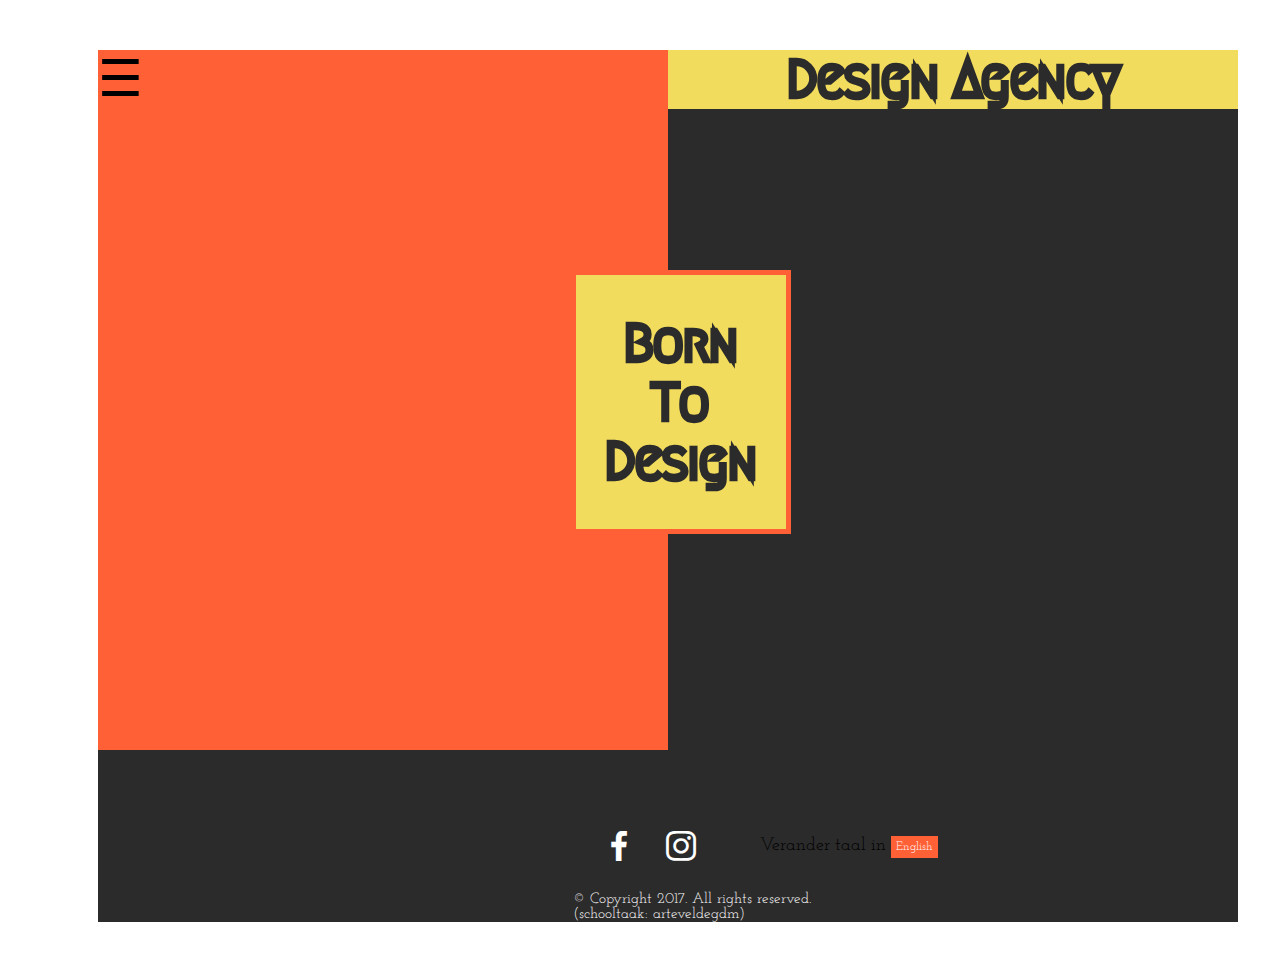
<file: index.html>
<!DOCTYPE html!>
<html>
<head>
	<meta charset="UTF-8">
	<title>homepagina</title>

	<link href="css/style.css" rel="stylesheet">
	<link href="css/grid2.css" rel="stylesheet">
	<link href= "css/typografie.css" rel="stylesheet">
	<script src="js/mijnjavascript.js"></script>

</head>
<body>
	<div class="wrapper">
    <div class="container">

        <div class="row">
            <div class="container_left">
                <div class="seven">
                </div>
        

                <!--navigatie -->
                
                <div id="mySidenav" class="navigatie">
			    <a  href="javascript: void(0)" class="closbtn" onclick="closeNav()" >&times;
			        </a>
				        <a class="active" class="navigation" href="index.html"> Home</a>
					    <a class="navigation" href="portfolio.html"> Portfolio</a>
					    <a class="navigation" href="diensten.html"> Diensten</a>
					    <a class="navigation" href="contact.html"> Contact</a>
					    <a class="navigation" href="overons.html"> Over Ons</a>
		    </div>

		<span style="font-size: 50px; cursor: pointer"
				onclick="openNav()" >&#9776; 
		</span>	
            </div>

            <div class="container_right">
                <div class="five"></div>
                <h1 class="header"> Design Agency</h1>
            </div>

                <div class="four">
                    <div class="slogan">
                        <h1 id="sloganhome"> Born <br> To <br> Design </h1>
                    </div>
                </div>
        </div>  <!-- sluit row -->

        <footer>
            <div class="row">
                <div class="offset-5">
                    <table>
                        <tr>
                        <td> <a  href="https://www.facebook.com/GrafischeendigitalemediaArteveldehogeschool/?fref=ts" target="_blank"> 
                                <i class="socicon-facebook "></i> 
                            </a>
                        </td>
                        <td> <a href="https://www.instagram.com/arteveldegdm/" target="_blank">
                            <i class="socicon-instagram" ></i> </a>
                        </td>
                        <td></td>
                        <td> Verander taal in <a href="../htmlENG/contact_eng.html" class="button"> English </a> 
                        </td>
                        </tr>
                    </table>
                </div> <!-- sluit div offset-5 -->
        </div>

            <div class="row"> 
                <div class="offset-5">
                    <font class="copyright">© Copyright 2017. All rights reserved. <br>
                                             (schooltaak: arteveldegdm)</font>
                </div>
            </div> <!-- sluit div row -->  
            </footer>           
    </div> <!-- sluit div container-->
	</div>
</body>
</html>
</file>
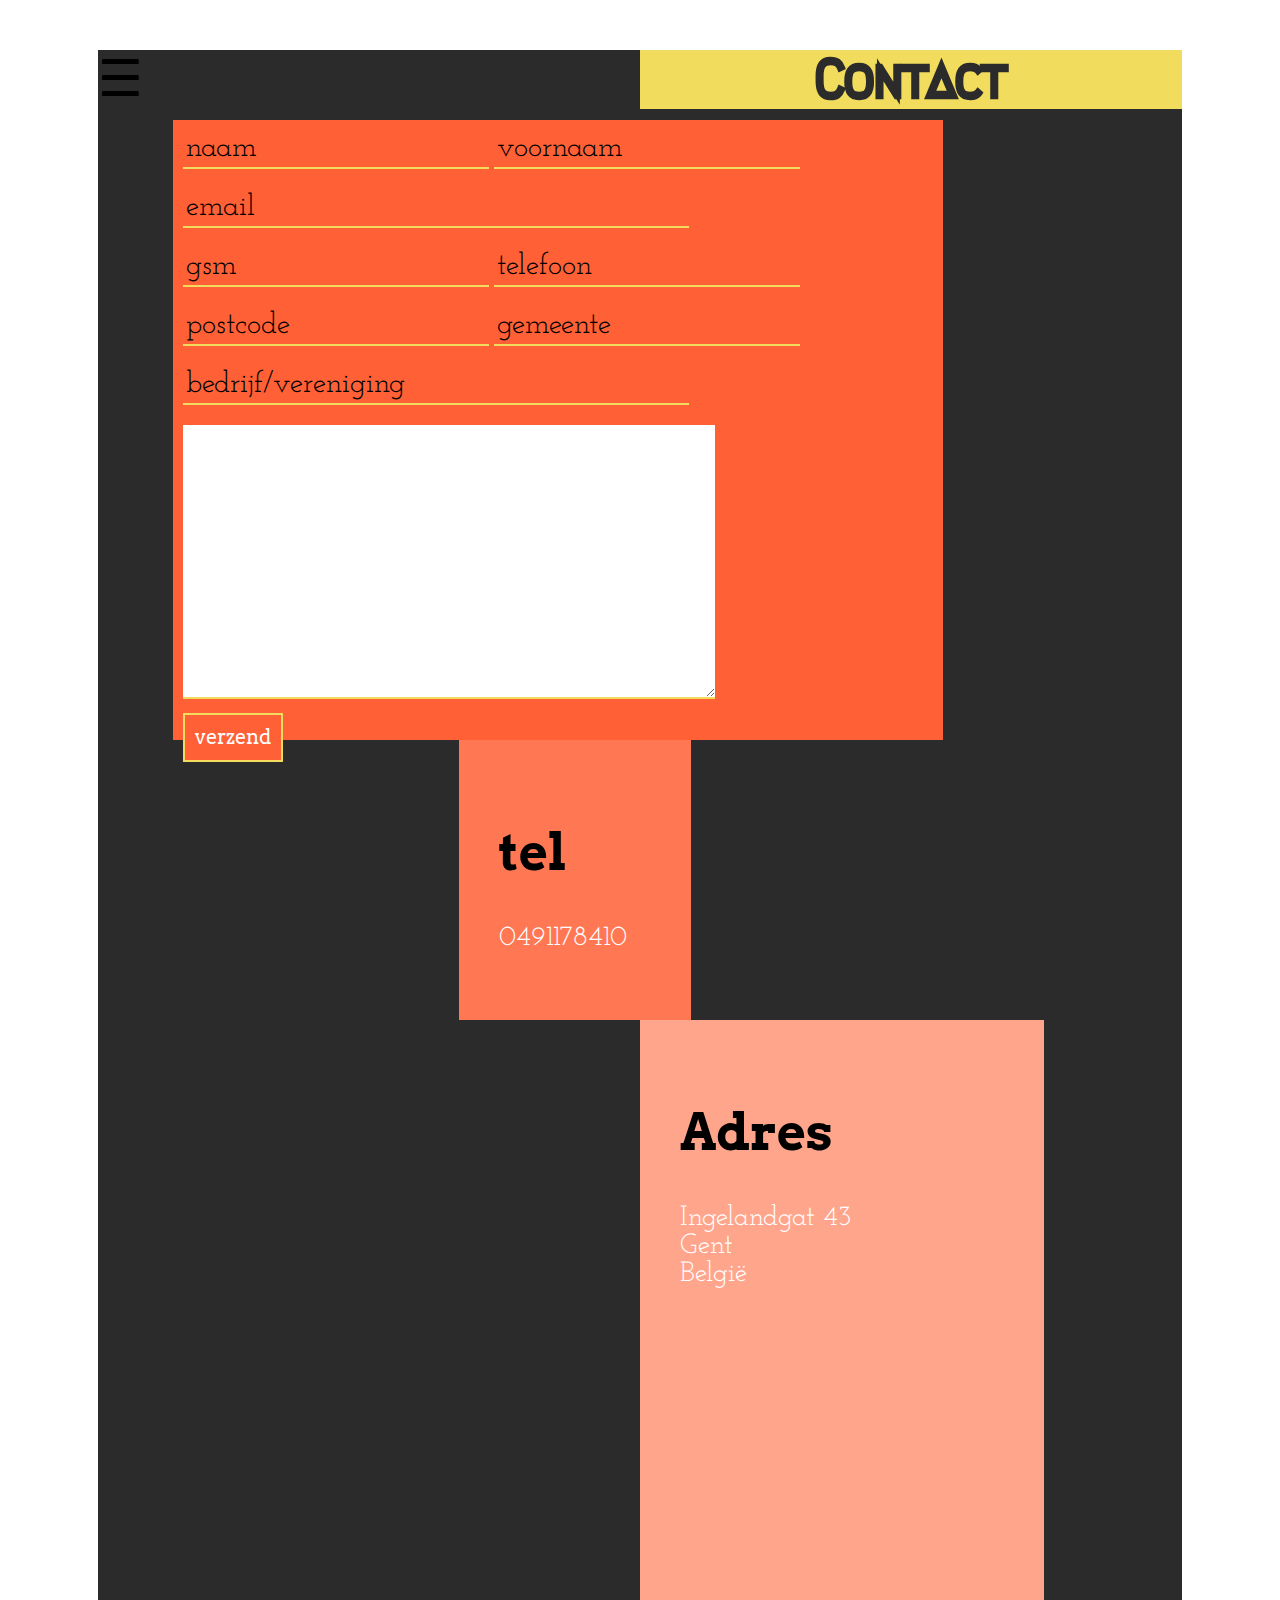
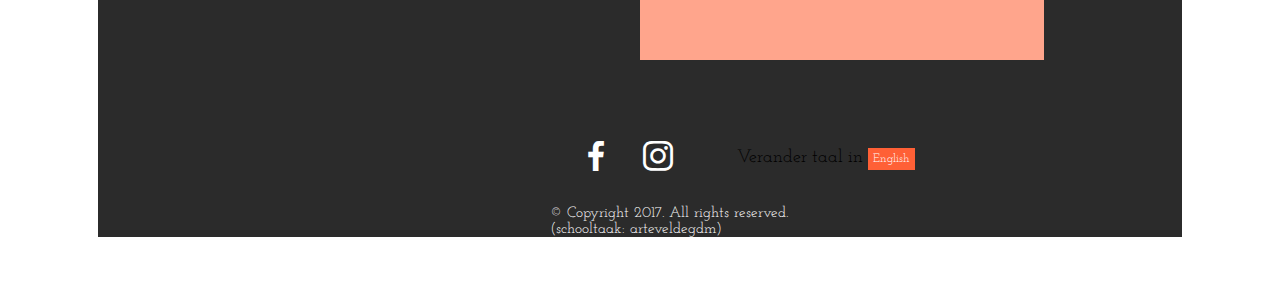
<file: contact.html>
<!DOCTYPE html>
<html lang="nl">
    <head>
        <title> Contact</title>
        <meta charset="UTF-8">
        <meta name="viewport" content="width=device-width, initial-scale=1">

        <link href="css/style.css" rel="stylesheet">
        <link href="css/grid2.css" rel="stylesheet">
        <link href="css/typografie.css" rel="stylesheet">
        <script src="js/mijnjavascript.js"></script>
    
    </head>

    <body>
        <div class="wrapper">
        <div class="container">

            <div class="row">
                <div class="container_left_kort">
                    <div class="seven"></div>

                    <div id="mySidenav" class="navigatie">
			            <a  href="javascript: void(0)" class="closbtn" onclick="closeNav()" >&times;
			            </a>
				            <a class="navigation" href="index.html"> Home</a>
					        <a class="navigation" href="portfolio.html"> Portfolio</a>
					        <a class="navigation" href="diensten.html"> Diensten</a>
					        <a class="active" class="navigation" href="contact.html"> Contact</a>
					        <a class="navigation" href="overons.html"> Over Ons</a>
		            </div>

		            <span style="font-size: 50px; cursor: pointer"
				    onclick="openNav()" >&#9776; 
		            </span>	
                </div>

                <div class="container_right_kort">
                    <div class="five"></div>
			        <h1 class="header">  Contact </h1>
		        </div> 
            </div> <!-- sluit row -->


            <!-- contactformulier -->
            <div class="row">
                <div class="ten">
                    <div class="offset-1">
                        <div class="contactformulier">
                            <div id="contact">
                                <input type="text"  class="field" placeholder="naam" required> <input type="text" class="field" placeholder="voornaam" required> <br>
                                <input type="email" class="fieldlang" placeholder="email" required> <br>
                                <input type="" class="field" placeholder="gsm"> <input type="text" class="field" placeholder="telefoon" required> <br>
                                <input type="postcode" class="field" placeholder="postcode" required> <input type="text" class="field" placeholder="gemeente" required> <br>
                                <input type="text" class="fieldlang" placeholder="bedrijf/vereniging" required> <br>
                                <textarea placeholder="waarmee kunnen we u helpen?" required> </textarea> <br>
                                <input id="buttonverzend" type="submit" value="verzend">
                            </div>
                        </div>
                    </div>
                </div>
            </div>
    <!-- einde formulier -->

            <div class="row">
                <div class="offset-4">
                    <div class="four">
                        <div class="telefoon">
                            <a name="tel"> <h2> tel </h2> </a>
                                <p> 0491178410</p>
                        </div>
                    </div>
                </div>
            </div> <!-- sluit row -->

            <div class="row">
                <div class="offset-6">
                    <div class="nine">
                        <div class="adres">
                            <a name="adres"><h2> Adres</h2> </a></h2>
                                <p> Ingelandgat 43 <br>
                                    Gent <br>
                                    België</p>

                            <div class="map">
                                <iframe
                                    width="400"
                                    height="300"
                                    frameborder="0" style="border:0"
                                    src="https://www.google.com/maps/embed/v1/place?key=AIzaSyC30whJxR16S3jgJmZxfSR1-MDEIwYBY2k
                                    &q=Ingelandgat+43,+Gent,+BE" allowfullscreen>
                                </iframe>
                            </div>
                        </div>
                    </div>
                </div>
            </div> <!-- sluit row -->

            <footer>
            <div class="row">
                <div class="offset-5">
                    <table>
                        <tr>
                        <td> <a  href="https://www.facebook.com/GrafischeendigitalemediaArteveldehogeschool/?fref=ts" target="_blank"> 
                                <i class="socicon-facebook "></i> 
                            </a>
                        </td>
                        <td> <a href="https://www.instagram.com/arteveldegdm/" target="_blank">
                            <i class="socicon-instagram" ></i> </a>
                        </td>
                        <td></td>
                        <td> Verander taal in <a href="../htmlENG/contact_eng.html" class="button"> English </a> 
                        </td>
                        </tr>
                    </table>
                </div> <!-- sluit div offset-5 -->
        </div>

            <div class="row"> 
                <div class="offset-5">
                    <font class="copyright">© Copyright 2017. All rights reserved. <br>
                                             (schooltaak: arteveldegdm)</font>
                </div>
            </div> <!-- sluit div row -->  
            </footer>           
    </div> <!-- sluit container -->
    </div>
</body>
</html>
</file>
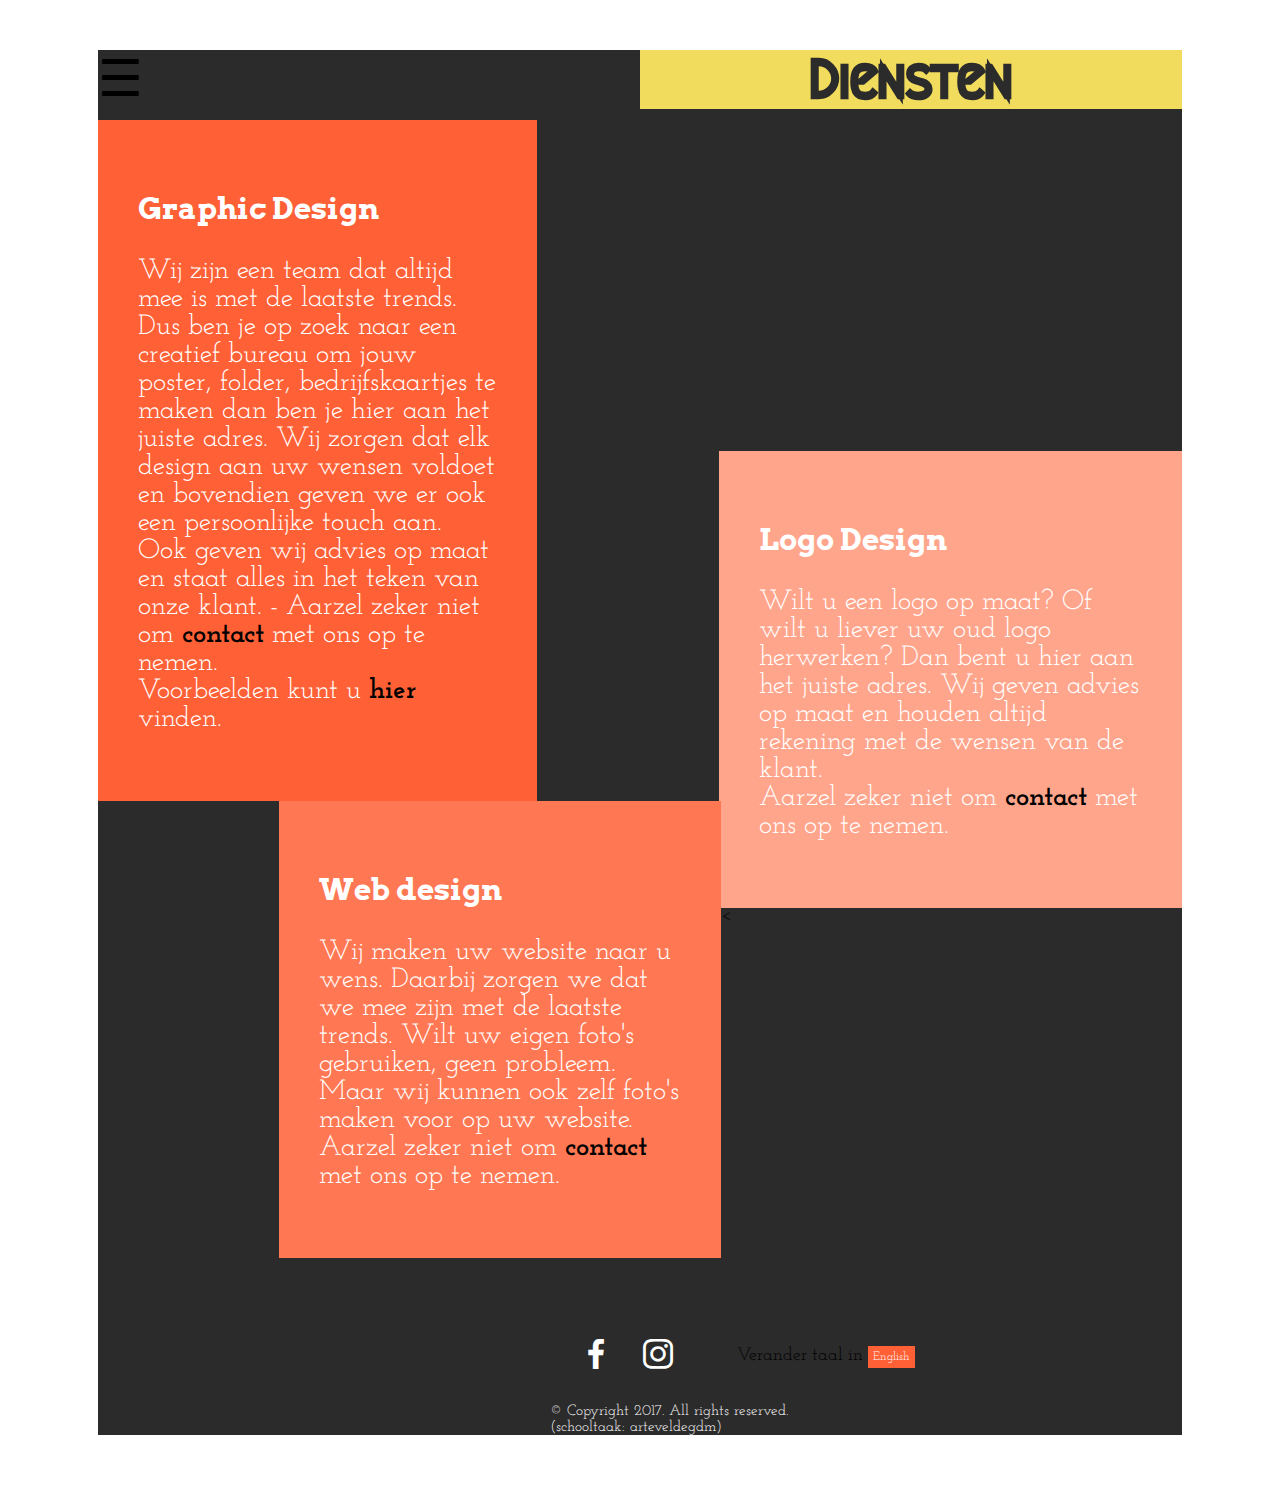
<file: diensten.html>
<!DOCTYPE html>
<html lang="nl">
    <head>
        <title> Diensten</title>
        <meta charset="UTF-8">
        <meta name="viewport" content="width=device-width, initial-scale=1">

        <link href="css/style.css" rel="stylesheet">
        <script src="js/mijnjavascript.js"></script>
        <link href="css/grid2.css" rel="stylesheet">
		<link href="css/typografie.css" rel="stylesheet">

    </head>
    <body>
        <div class="wrapper">
		<div class="container">

             <div class="row">
                <div class="container_left_kort">
                    <div class="seven"></div>

        	        <div id="mySidenav" class="navigatie" class="six">
				        <a  href="javascript: void(0)" class="closbtn" onclick="closeNav()" >&times; </a>
				            <a class="navigation" href="index.html"> Home</a>
					        <a class="navigation" href="portfolio.html"> Portfolio</a>
					        <a class="active" class="navigation" href="diensten.html"> Diensten</a>
					        <a class="navigation" href="contact.html"> Contact</a>
					        <a class="navigation" href="overons.html"> Over Ons</a>
			        </div>

			        <span style="font-size: 50px; cursor: pointer" class="spannavigation"
				    onclick="openNav()" >&#9776; 
			        </span>	
                </div>

        	<div class="container_right_kort">
                <div class="five"></div>
				<h1 class="header"> Diensten </h1>
			</div>
        </div>

            <div class="row">
                <div class="five">
                    <div class="boxdiensten">
                        <h3> Graphic Design</h3>
                        <p> Wij zijn een team dat altijd mee is met de laatste trends.  Dus ben je op zoek naar een creatief bureau om jouw poster, 
                         folder, bedrijfskaartjes te maken dan ben je hier aan het juiste adres. Wij zorgen dat elk design aan uw wensen voldoet
                         en bovendien geven we  er ook een persoonlijke touch aan.
                         Ook geven wij advies op maat en staat alles in het teken van onze klant. -
                         Aarzel zeker niet om <a href="contact.html"> <b> contact </b> </a> met ons op te nemen.<br>
                         Voorbeelden kunt u <a href="portfolio.html"> <b> hier </b></a>vinden.</p>
                    </div>
                </div>
            </div>

            <div class="row">
                <div class="offset-2">
                    <div class="six">
                    <div class="boxdiensten2">
                        <h3> Web design</h3>
                        <p> Wij maken uw website naar u wens. 
                        Daarbij zorgen we dat we mee zijn met de laatste trends. Wilt uw eigen foto's gebruiken, geen probleem.
                        Maar wij kunnen ook zelf foto's maken voor op uw website. 
                        Aarzel zeker niet om <a href="contact.html"> <b> contact </b> </a> met ons op te nemen.
                        </p>
                    </div>
                    </div>
                </div>
            </div>

            <div class="rowlogodesign">
                <div class="offset-7_diensten">
                    <div class="boxdiensten3">
                    <h3> Logo Design</h3>
                    <p> Wilt u een logo op maat? Of wilt u liever uw oud logo herwerken?
                    Dan bent u hier aan het juiste adres. 
                    Wij geven advies op maat en houden altijd rekening met de wensen van de klant.<br>
                    Aarzel zeker niet om <a href="contact.html"> <b> contact </b> </a> met ons op te nemen.
                    </p>
                    </div>
                </div>
            </div>


            <!--footer -->
		<footer>
            <<div class="row">
                <div class="offset-5">
                    <table>
                        <tr>
                        <td> <a  href="https://www.facebook.com/GrafischeendigitalemediaArteveldehogeschool/?fref=ts" target="_blank"> 
                                <i class="socicon-facebook "></i> 
                            </a>
                        </td>
                        <td> <a href="https://www.instagram.com/arteveldegdm/" target="_blank">
                            <i class="socicon-instagram" ></i> </a>
                        </td>
                        <td></td>
                        <td> Verander taal in <a href="../htmlENG/diensten_eng.html" class="button"> English </a> 
                        </td>
                        </tr>
                    </table>
                </div> <!-- sluit div offset-5 -->
        </div>

            <div class="row"> 
                <div class="offset-5">
                    <font class="copyright">© Copyright 2017. All rights reserved. <br>
                                             (schooltaak: arteveldegdm)</font>
                </div>
            </div> <!-- sluit div row -->  
            </footer>           

       
		</div> <!-- sluit container -->
        </div>
    </body>
</html>
</file>
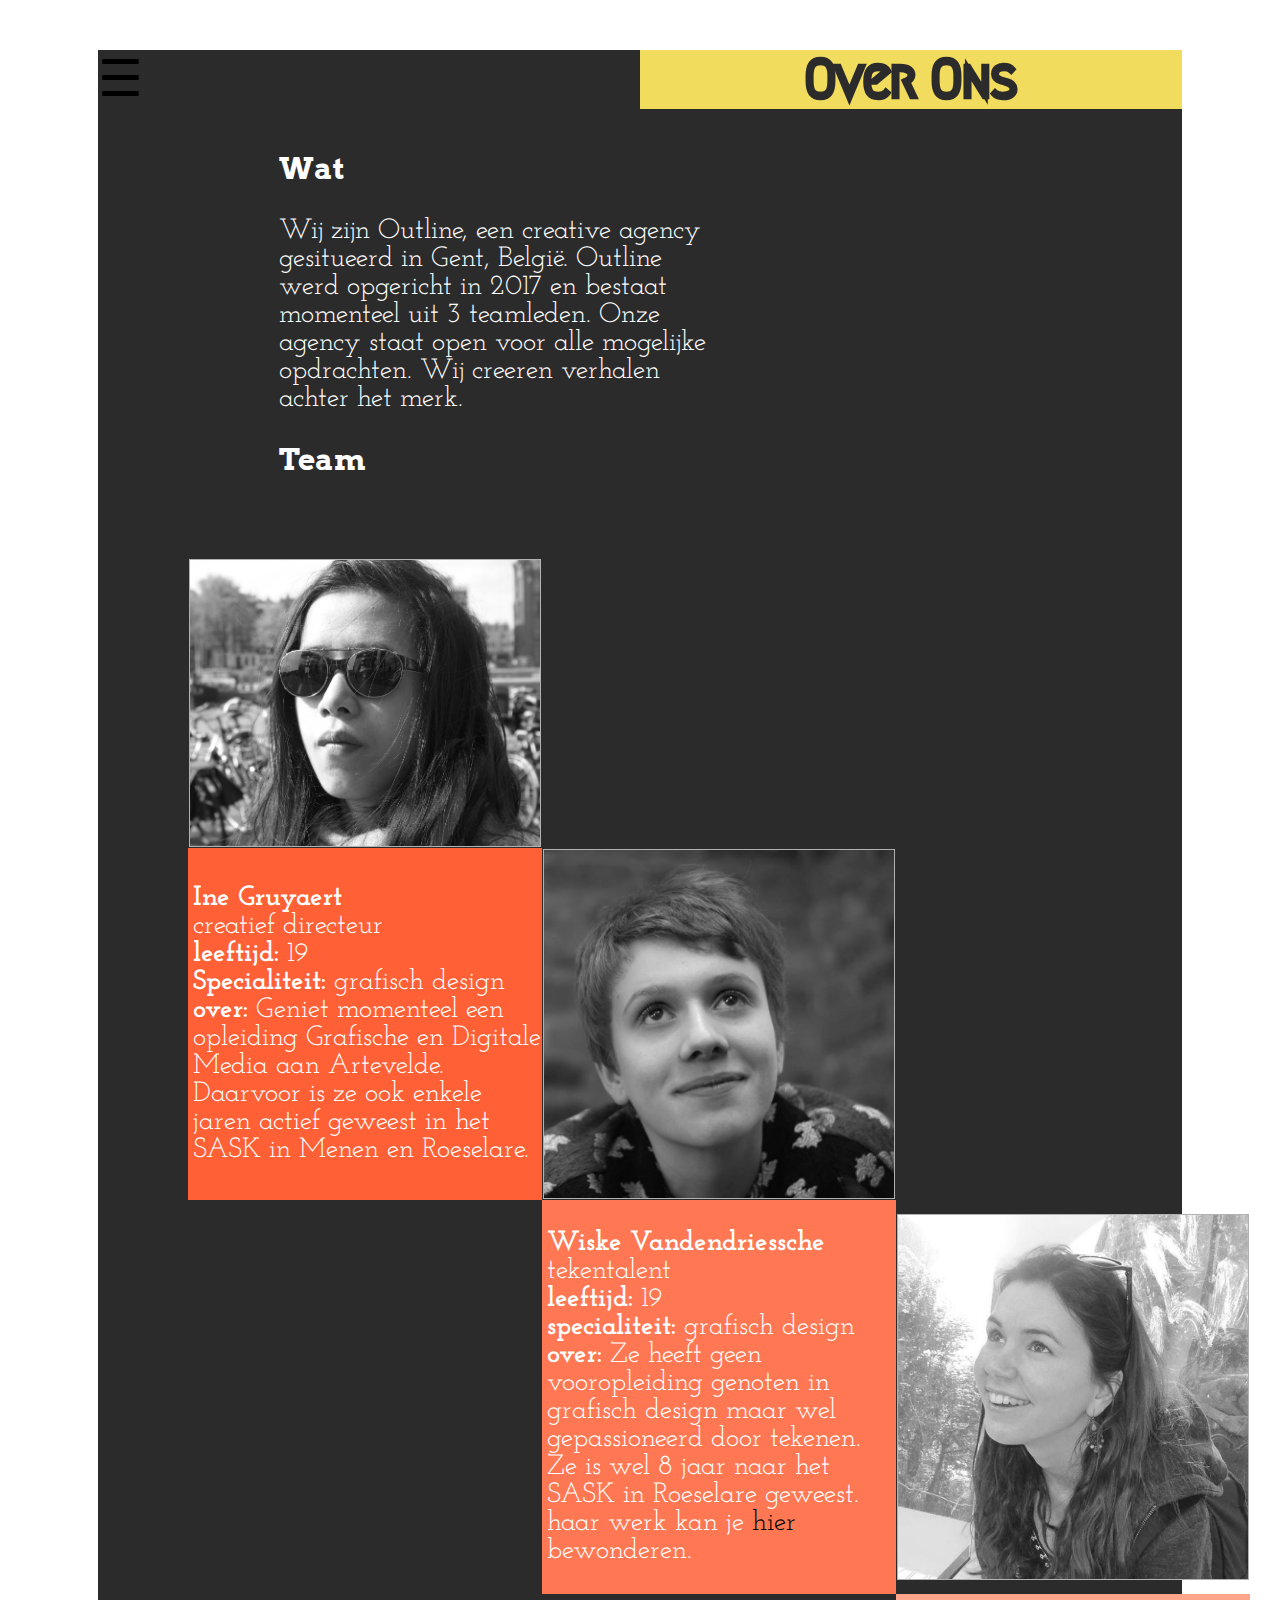
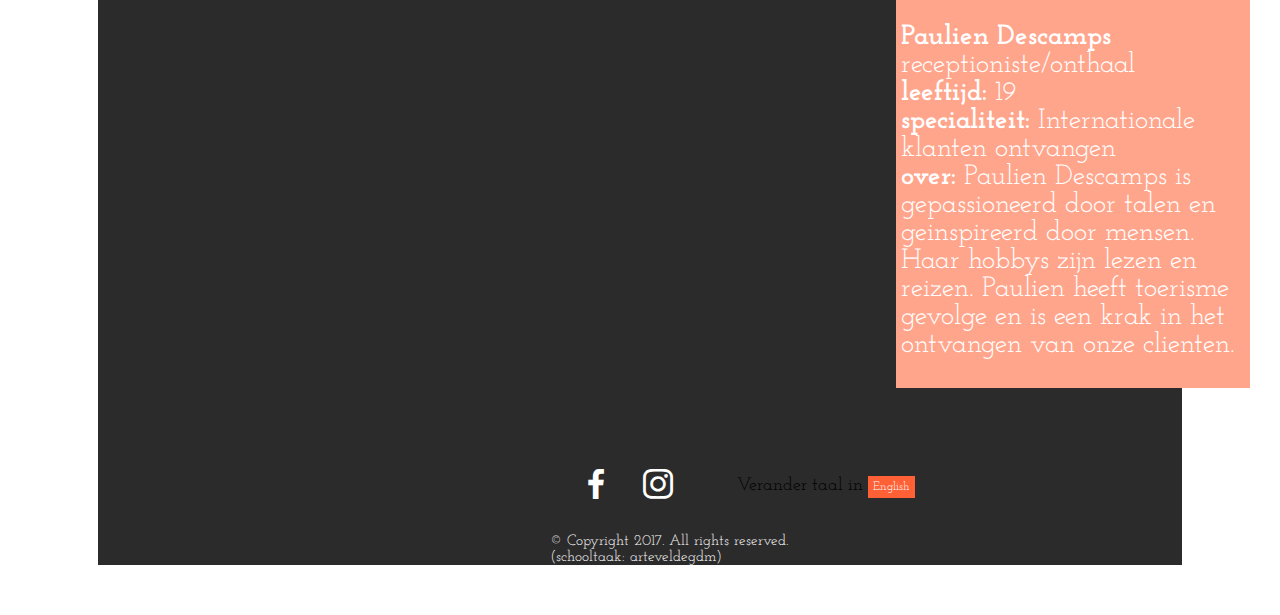
<file: overons.html>
<!DOCTYPE html>
<html lang="nl">
    <head>
        <title> Over Ons</title>
        <meta charset="UTF-8">
        <meta name="viewport" content="width=device-width, initial-scale=1">

        <link href="css/style.css" rel="stylesheet">
        <script src="js/mijnjavascript.js"></script>
        <link href="css/grid2.css" rel="stylesheet">
		<link href="css/typografie.css" rel="stylesheet">
        
				
    </head>
    <body>
        <div class="wrapper">
		<div class="container">

            <div class="row">
                <div class="container_left_kort"> 
                    <div class="seven"> </div>

       		        <div id="mySidenav" class="navigatie" class="six">
				        <a  href="javascript: void(0)" class="closbtn" onclick="closeNav()" >&times;
				        </a>
					    <a class="navigation" href="index.html"> Home</a>
					    <a class="navigation" href="portfolio.html"> Portfolio</a>
					    <a class="navigation" href="diensten.html"> Diensten</a>
					    <a class="navigation" href="contact.html"> Contact</a>
					    <a class="active" class="navigation" href="overons.html"> Over Ons</a>
			        </div>

			        <span style="font-size: 50px; cursor: pointer"
				    onclick="openNav()" >&#9776; 
			        </span>	
                </div>

        	    <div class="container_right_kort">
                    <div class="five"> </div>
				        <h1 class="header">Over Ons </h1>
			</div>

            <div class="row">
                <div class="offset-2">
                    <div class="six">
                    <h3> Wat </h3>
                    <p> Wij zijn Outline, een creative agency gesitueerd in Gent, België. Outline werd opgericht in 2017 en 
                        bestaat momenteel uit 3 teamleden. Onze agency staat open voor alle mogelijke opdrachten. 
                        Wij creeren verhalen achter het merk.
                    </p>
                    </div>
                </div>
            </div>

            <div class="row">
                <div class="offset-2">
            <h3> Team </h3>
            </div>

                <div class="row">
                    <div class="offset-1">
                    <table id="overons"> 
                        <tr>
                            <td> <img src="teamlid1.jpg" class="teamlid" alt="Ine Gruyaert"> </td>
                            <td> </td>
                            <td> </td>
                        </tr>
                        <tr>
                            <td class="boxteamlid1">
                                    <p><b>Ine Gruyaert</b><br>
                                    creatief directeur <br>
                                    <b>leeftijd:</b> 19 <br>
                                    <b>Specialiteit:</b> grafisch design  <br>
                                    <b>over: </b>Geniet momenteel een opleiding Grafische en Digitale Media aan Artevelde. Daarvoor is ze ook enkele jaren actief geweest in het SASK in Menen en Roeselare.
                                    </p> 
                                </div>
                            </td>
                            <td> <img src="teamlid2.jpg" class="teamlid" alt="Wiske Vandendriessche"> </td>
                            <td> </td>
                        </tr>
                        <tr>
                            <td></td>
                            <td class="boxteamlid2">
                                    <p><b>Wiske Vandendriessche</b><br>
                                     tekentalent<br>
                                    <b> leeftijd:</b> 19 <br>
                                    <b> specialiteit:</b> grafisch design <br>
                                    <b> over: </b> Ze heeft geen vooropleiding genoten in grafisch design maar wel gepassioneerd door tekenen. Ze is wel 8 jaar naar het SASK in Roeselare geweest.
                                    haar werk kan je <a href="https://www.instagram.com/thejewelledparrot/" target=_blank> hier </a> bewonderen.
                                    </p> 
                            </td>
                            <td> <img src="teamlid3.jpg" class="teamlid" alt="Paulien Descamps"> </td>
                        </tr>
                        <tr>
                            <td> </td>
                            <td> </td>
                            <td class="boxteamlid3">
                                    <p><b>Paulien Descamps</b><br>
                                    receptioniste/onthaal <br>
                                    <b> leeftijd: </b> 19 <br>
                                    <b>specialiteit: </b> Internationale klanten ontvangen <br>
                                    <b>over:</b> Paulien Descamps is gepassioneerd door talen en geinspireerd door mensen. Haar hobbys zijn lezen en reizen. Paulien heeft toerisme gevolge en is een krak in het ontvangen van onze clienten.
                                    </p> 
                            </td>
                        </tr>
                    </table>
                </div>
                </div>
            </div> <!-- sluit row -->
            
            <footer>
            <div class="row">
                <div class="offset-5">
                    <table>
                        <tr>
                        <td> <a  href="https://www.facebook.com/GrafischeendigitalemediaArteveldehogeschool/?fref=ts" target="_blank"> 
                                <i class="socicon-facebook "></i> 
                            </a>
                        </td>
                        <td> <a href="https://www.instagram.com/arteveldegdm/" target="_blank">
                            <i class="socicon-instagram" ></i> </a>
                        </td>
                        <td></td>
                        <td> Verander taal in <a href="../htmlENG/overons_eng.html" class="button"> English </a> 
                        </td>
                        </tr>
                    </table>
                </div> <!-- sluit div offset-5 -->
        </div>

            <div class="row"> 
                <div class="offset-5">
                    <font class="copyright">© Copyright 2017. All rights reserved. <br>
                                             (schooltaak: arteveldegdm)</font>
                </div>
            </div> <!-- sluit div row -->  
            </footer>           
		
      </div> <!-- sluit container -->
      </div>
    </body>
</html>
</file>
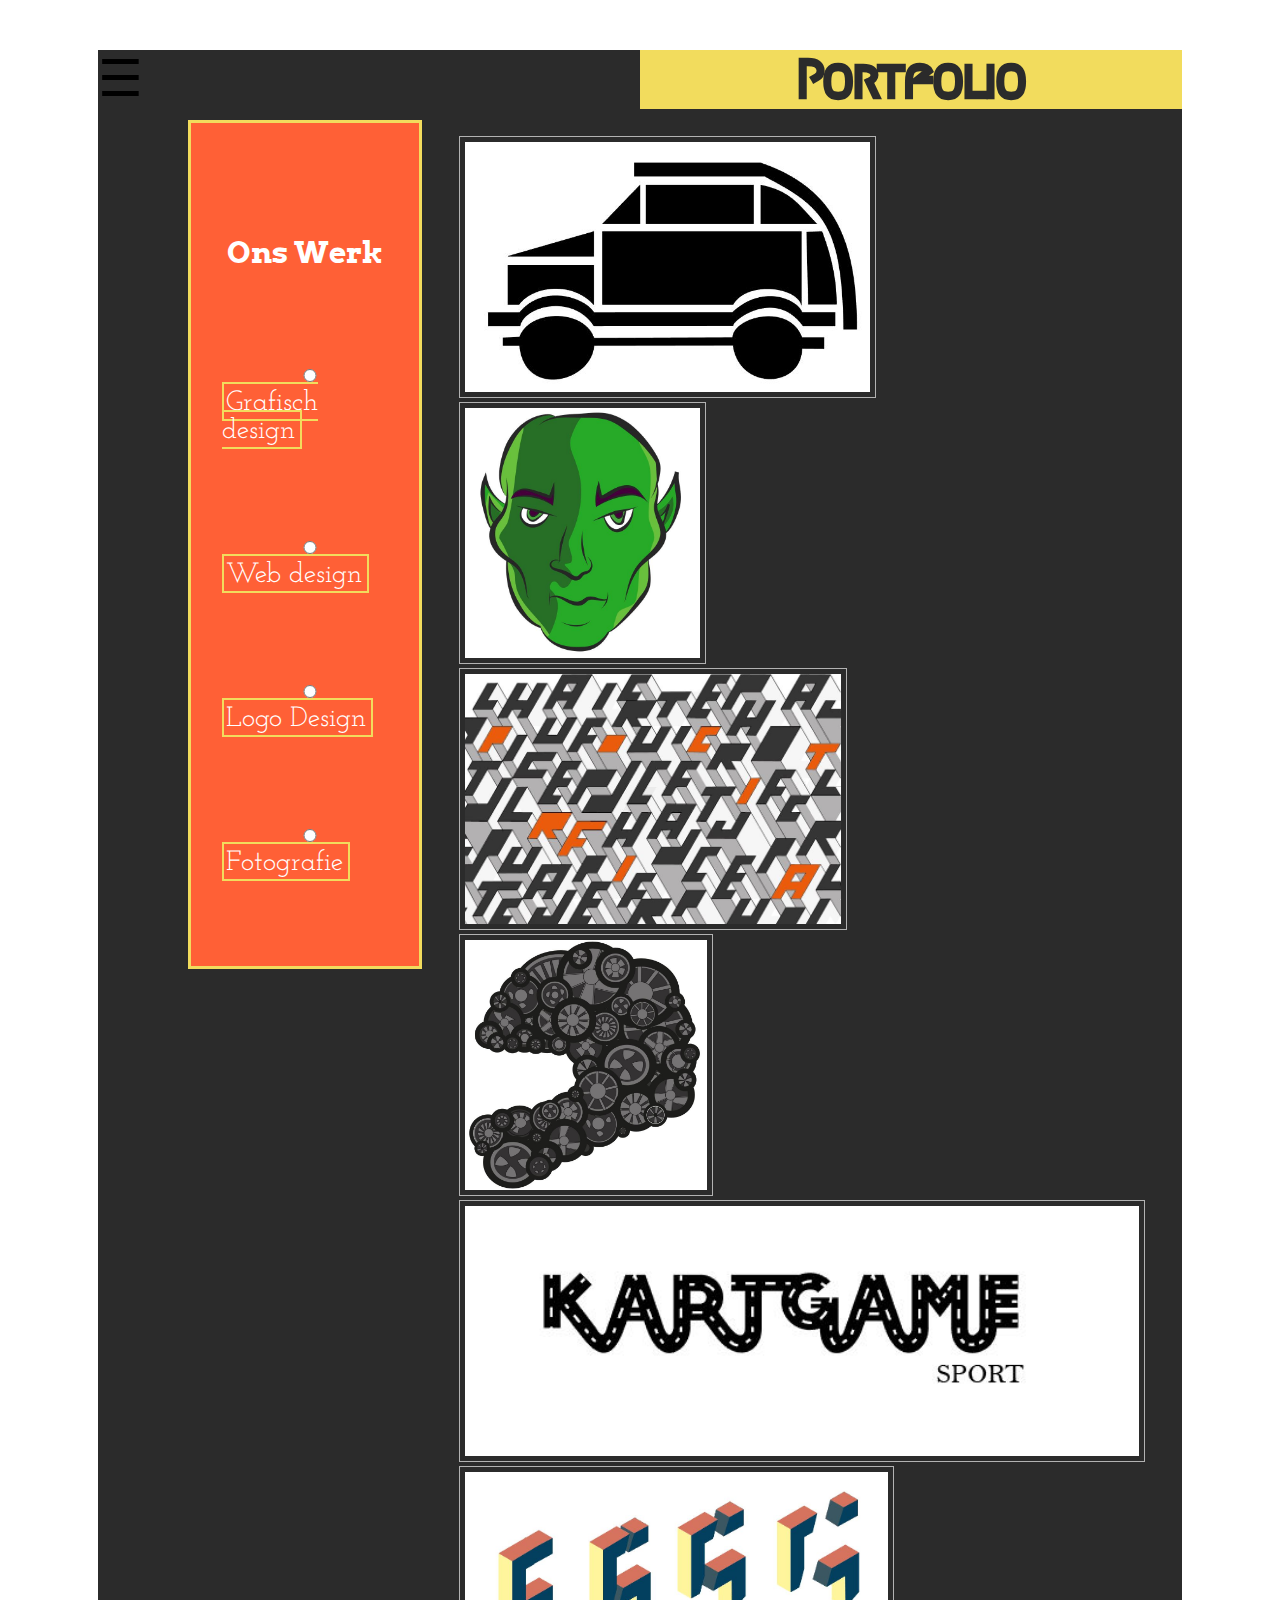
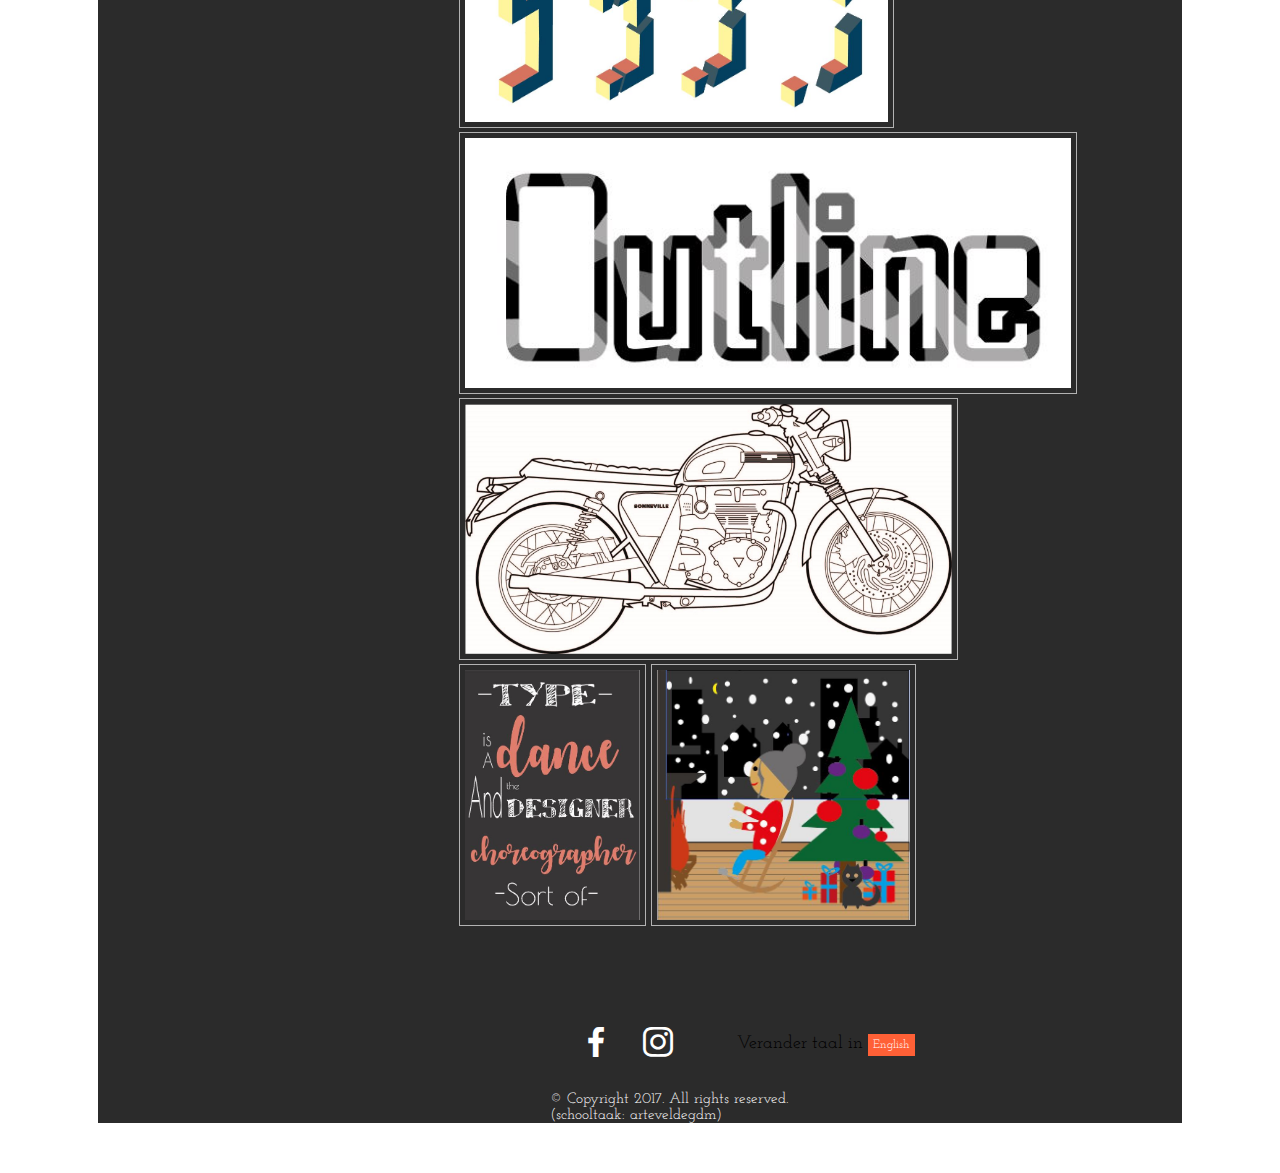
<file: portfolio.html>
<!DOCTYPE html>
<html lang="nl">
    <head>
        <title> Portfolio</title>
        <meta charset="UTF-8">
        <meta name="viewport" content="width=device-width, initial-scale=1">

        <link href="css/style.css" rel="stylesheet">
        <script src="js/mijnjavascript.js"></script>
        <link href="css/grid2.css" rel="stylesheet">
		<link href="css/typografie.css" rel="stylesheet">
		
    </head>
    <body>
		<div class="wrapper">
		<div class="container">

			<div class="row"> 
				<div class="container_left_kort">
					<div class="seven"></div>

       				<div id="mySidenav" class="navigatie" class="six">
					<a  href="javascript: void(0)" class="closbtn" onclick="closeNav()" >&times;
					</a>
						<a class="navigation" href="index.html"> Home</a>
						<a class="active" class="navigation" href="portfolio.html"> Portfolio</a>
						<a class="navigation" href="diensten.html"> Diensten</a>
						<a class="navigation" href="contact.html"> Contact</a>
						<a class="navigation" href="overons.html"> Over Ons</a>
					</div>

					<span style="font-size: 50px; cursor: pointer"
					onclick="openNav()" >&#9776; 
					</span>	
			</div>

            <div class="container_right_kort">
				<div class="five"></div>
				<h1 class="header"> Portfolio</h1>
			</div>
		</div>
			
			<div class="row">
				<div class="offset-1">
				<div class="three">
					<table class="portfoliotable">
						<tr> 
							<th > <h3>Ons Werk<h3> </th>
						</tr>
						<tr>
							<td> <p> <input type="radio" id="grafischdesign" name="button">
							<label for="grafischdesign" class="labelgrafischdesign"> Grafisch design 
							</label> </p> </td>
						</tr>
						<tr>
							<td> <p> <input type="radio" id="webdesign" name="button">
							<label for="webdesign" class="labelwebdesign"> Web design 
							</label> </p></td>
						</tr>
						<tr>
							<td> <p> <input type="radio" id="logodesign" name="button">
							<label for="logodesign" class="labellogodesign"> Logo Design 
							</label></p>
							</td>
						</tr>
						<tr>
							<td> <p> <input type="radio" id="fotografie" name="button">
							<label for="fotografie" class="labelfotorgrafie"> Fotografie  
							</label> 
							</p></td>
						</tr>
						<tr>
					</table>
				</div>
				</div>
			</div> <!-- sluit row -->

				<div class="offset-4">
					<div class="nine">
			<ul class="gallery">
  				<li class="graphic design">
    				<img class="portfolioitem" src="css/fotos/auto.jpg" />
  				</li>
  				<li class="graphic design">
    				<img class="portfolioitem" src="css/fotos/duivel.jpg" />
  				</li>
  				<li class="graphic design">
    				<img class="portfolioitem" src="css/fotos/kaartproficiat.jpg" />
  				</li>
  				<li class="graphic design">
    				<img class="portfolioitem" src="css/fotos/helm.jpg" />
  				</li>
  				<li class="logo design">
    				<a href="kartgamelogo.html"> <img  class="portfolioitem" src="css/fotos/kartgamelogo.jpg"/> </a>
  				</li>
  				<li class="graphic design">
    				<img class="portfolioitem" src="css/fotos/letterexplosie.jpg" />
  				</li>
  				<li class="logo design">
    				<img class="portfolioitem" src="css/fotos/logowebsite.jpg" />
  				</li>
  				<li class="graphic design">
    				<img class="portfolioitem" src="css/fotos/motor.jpg" />
  				</li>
  				<li class="graphic design">
    				<img class="portfolioitem" src="css/fotos/quote.jpg" />
  				</li>
  				<li class="graphic design">
    				<img class="portfolioitem" src="css/fotos/wintertafereel.jpg" />
  				</li>
			</ul> 
			</div>
			</div>

			<!-- footer -->
			<footer>
            <div class="row">
                <div class="offset-5">
                    <table>
                        <tr>
                        <td> <a  href="https://www.facebook.com/GrafischeendigitalemediaArteveldehogeschool/?fref=ts" target="_blank"> 
                                <i class="socicon-facebook "></i> 
                            </a>
                        </td>
                        <td> <a href="https://www.instagram.com/arteveldegdm/" target="_blank">
                            <i class="socicon-instagram" ></i> </a>
                        </td>
                        <td></td>
                        <td> Verander taal in <a href="../htmlENG/portfolio_eng.html" class="button"> English </a> 
                        </td>
                        </tr>
                    </table>
                </div> <!-- sluit div offset-5 -->
        </div>

            <div class="row"> 
                <div class="offset-5">
                    <font class="copyright">© Copyright 2017. All rights reserved. <br>
                                             (schooltaak: arteveldegdm)</font>
                </div>
            </div> <!-- sluit div row -->  
            </footer>           
		</div> <!-- sluit container -->
		</div>
    </body>
</html>
</file>
<file: css/style.css>
body {
  margin-top: 50px;
  margin-bottom: 50px;
  margin-left: 98px;
  margin-right: 98px;
}


/*socicons */

[class^="socicon-"],
[class*=" socicon-"] {
  font-family: 'Socicon' ;
  speak: none;
  font-style: normal;
  font-weight: normal;
  font-variant: normal;
  text-transform: none;
  line-height: 1;
  -webkit-font-smoothing: antialiased;
  -moz-osx-font-smoothing: grayscale;
}


.socicon-instagram:hover {
    color: red;
}

.socicon-facebook:hover {
    color: blue;
}


.socicon-instagram:before {
  content: "\e044";
  font-size: 30px;
  color: white;
}

.socicon-facebook:before {
  content: "\e028";
  font-size: 30px;
  color: white;
}

.container_left {
  float: left;
  background-color: #FF6036;
  width: 50%;
  height: 700px;
}
.container_right {
  float: right;
  background-color: #2B2B2B;
  width: 50%;
  height: 670px;
}

.container_right_kort {
  height: 70px;
  width: 50%;
  float: right;
}

.container_left_kort {
  height: 70px;
  width: 50%;
  float: left;
}

/*navigatie*/
.navigatie{
    height: 100%;
    width: 0;
    position: absolute;
    z-index: 1;
    top: 0;
    left: 0;
    background-color: #F2DC5D;
    overflow-x: hidden;
    transition: 0.5s;
    margin-top: 50px;
    margin-left: 98px;
    height: 780px;
}

.navigatie a {
    padding: 8px 8px 10px 100px;
    text-decoration: none;
    font-size: 50px;
    color: #white;
    display: block;
    transition: 0.3s;
}

.navigatie a:hover, .offcanvas a:focus {
    color: black;
}

.navigatie .closebtn {
    position: absolute;
    top: 0;
    right: 25px;
    font-size: 36px;
    margin-left: 50px;
}

@media screen and (max-height: 450px) {
    .navigatie { padding-top: 15px;}
    .navigatie a { font-size: 18px;}
}

/*einde navigatie*/

/*index */

.slogan {
  padding:5px 5px 5px 5px;
  border: 5px solid #FF6036;
  margin-top: -450px;
  margin-left: -120px;
  width: 200px;
  background-color: #F2DC5D;
}
#sloganhome {
  text-align: center;
}

.ruit {
  border: solid 5px #F2DC5D;
  width: 100px;
  height: 100px;
}
.header {
    background-color:#F2DC5D;
    color: #000000;
    text-align: center;
    float: center;
    margin-top: 0px
}

/*home*/
.homecolor {
    background-color: #FF6036;
}

#square {
    height: 600px;
}

.homepagelogo {
   text-align: center;
}

input:focus ~ label, textarea:focus ~ label, input:valid ~ label, textarea:valid ~ label {
color: #FFFFFF;
border: 2px solid #F2DC5D;
padding: 5px 5px 2px 2px;
}
 
input,
textarea {
  padding: 1rem 1rem;
  border: 0;
  width: 100%;
  font-size: 1rem;
}
 
input ~ span,
textarea ~ span {
  display: block;
  width: 0;
  height: 2px;
  background: black;
  position: absolute;
  bottom: 0;
  left: 0;
  -webkit-transition: all 0.125s ease;
  transition: all 0.125s ease;
}
 
input:focus,
textarea:focus { outline: 0; }
 
input:focus ~ span, 54
textarea:focus ~ span {
  width: 100%;
  -webkit-transition: all 0.075s ease;
  transition: all 0.075s ease;
}
 
textarea {
  width: 100%;
  min-height: 15em;
}

table {
    border-spacing: 30px;
    padding-top: 50px;
}


.navigation:hover {
    background-color: #FF6036;
}

a.active {
    background-color: #FF6036;
    color: #black;
    font-family: 'Arvo', serif;
    font-size: 70px
}

/*contact*/
/*stijl contactformulier*/
.contactformulier {
  width: 750px;
  height: 600px;
  padding: 10px 10px 10px 10px;
  background-color: #FF6036;
}

.field {
  width: 300px;
  padding:3px;
  border:none;
  background:none;
  border-bottom: 2px solid #F2DC5D;
  margin-bottom: 20px;
  outline: none;
}

.fieldlang {
  width: 500px;
  padding: 3px;
  border: none;
  background: none;
  border-bottom: 2px solid #F2DC5D;
  margin-bottom: 20px;
  outline: none;
}

textarea {
  background-color: none;
  width: 500px;
  border: none;
  border-bottom: 2px solid #F2DC5D;
  outline: none;

}

::-webkit-input-placeholder { color: black; }
::-moz-placeholder {color: black; }
:-ms-input-placeholder { color: black; } 
:-o-input-placeholder { color: black; } 

#bericht {
  height: 100px;


}
#contact {
  width: 700px;
  height: 100px;
}

html{
  font-family: "Josefin Slab", sans-serif;
}

.group 			  { 
  position:relative; 
  margin-top: 30px;
}

#buttonverzend {
  color: white;
  background-color: #FF6036;
  padding: 10px 10px;
  border: 2px solid #F2DC5D;
  margin-top: 10px;
  margin-bottom: 300px;
  width:100px;
  cursor: pointer;
}

#buttonverzend:hover {
  background-color: #F2D25C;
  color: black;
}

.telefoon {
  background-color: #FF7853;
  padding: 40px 40px;
}

.adres {
  background-color: #FFA58C;
  padding: 40px 40px;
}

/*portfolio */
.portfoliotable {
  border: 3px solid #F2DC5D;
  float: left;
  color: white;
  background-color: #FF6036
}

ul {
    padding:0;
}
ul.gallery li {
  display: inline-block;
}

.portfolioitem {
  height: 250px;
}
}
label {
  cursor: pointer;
  color: #FF6036;
  background: #FF6036;
  border: 2px solid #F2D25C
  padding: 5px 19px;
}

img {
  padding: 5px;
  border: 1px solid #B2B2B2;
}

input#sgrafischdesign:checked ~ .gallery li:not(.graphic design), input#webdesign:checked ~ .gallery li:not(.webdesign), 
input#logodesign:checked ~ .gallery li:not(.logo design) , input#fotografie:checked ~ .gallery li:not(.fotografie){
  opacity: 0.1;
}




/*diensten */

.boxdiensten {
  background-color: #FF6036;
  padding: 40px 40px;
}
.boxdiensten2 {
  background-color: #FF7853;
  padding: 40px 40px;
}
.boxdiensten3 {
  background-color: #FFA58C;
  padding: 40px 40px;
  margin-top: -350px;
}


.adres {
  background-color: #FFA58C;
  padding: 40px 40px;
}

/*overons */
.teamlid {
  display: block;
  width: 350px;
  margin: 0;
  padding: 0;
  overflow: hidden;
  background: #FFFFFF;
  filter: grayscale(100%)
}

#overons {
  border-spacing: 0px;
}



.button {
  background-color: #FF6036;
  color: white;
  font-family: 'Josefin Slab', serif;
  font-size: 12px;
  padding: 5px 5px 5px 5px;
}

.button:hover {
  background-color: lightgrey;
  color: black;
}

.boxteamlid1 {
  background-color: #FF6036;
  width: 350px;
  border: none;
  text-align: left;
  padding-left:5px;
}

.boxteamlid2 {
  background-color: #FF7853;
  width: 350px;
  text-align: left;
  padding-left: 5px;
}

.boxteamlid3 {
  background-color: #FFA58C;
  width: 350px;
  text-align: left;
  padding-left: 5px;
}


/*index*/

.spreuk2 {
  font-family: 'Megrim', serif;
  font-size: 40px;       
}

#rotatetekst {
   border-radius: 50%;
  -webkit-transition: -webkit-transform 0.8s ease-in-out;
}

#rotatetekst:hover {
  -webkit-transform: rotate(360deg);
}


      
.spreuk {
  display: inline-block;
  border: 5px solid #FFFF00;
  padding: 40px;
  -webkit-transform: rotate(43deg);
  -moz-transform: rotate(43deg);
  -o-transform: rotate(43deg);
  -ms-transform: rotate(43deg);
  transform: rotate(43deg);
  text-align: center;
}

#rotatetekst {
  -webkit-transform: rotate(-45deg);
  -moz-transform: rotate(-45deg);
  -o-transform: rotate(-45deg);
  -ms-transform: rotate(-45deg);
  transform: rotate(-45deg);
  text-align: center;
}
</file>
<file: css/grid2.css>
.wrapper {
    display: block;
    margin: 0;
    padding: 0;
}
.container {
	width: 1140; 
	margin-right: auto;
	margin-left: auto; 
	background-color: #2B2B2B;
}


.seven:first-child,.eight:first-child, .nine:first-child, .ten:first-child,.eleven:first-child,.five:first-child, .four:first-child, .three:first-child, .two:first-child, .one:first-child, .six:first-child { 
	margin-left: 0; /* This line of code makes the left-most column align to the left of the screen */
}
.eleven {
	width: 91.5%;
	float: left;
	margin-left: 2%;
}
.ten {
	width: 83%;
	float: left;
	margin-left: 2%;
}
.nine {
	width: 74.5%;
	float: left;
	margin-left: 2%;
}
.eight {
	width: 66%;
	float: left;
	margin-left: 2%;
}
.seven {
	width: 57.5%;
	float: left;
	margin-left: 2%;
}
.six {
	width: 49%; /* This div spans six columns (the entire row)*/
	float: left;
	margin-left: 2%;
}

.six_index {
	margin-left: 0;
	width: 49%;
	float: left;
}
.five {
	width: 40.5%; /* This div spans five columns */
	margin-left: 2%;
	float:left;
}

.four {
	width: 32%;
	float:left;
	margin-left: 2%;
}
.three {
	width: 23.5%;
	float:left;
	margin-left: 2%;
}
.two {
	width: 15%;
	float:left;
	margin-left: 2%;

}
.one {
	width: 6.5%;
	float:left;
	margin-left: 2%;
}
.row {
	width: 100%;
	clear: both; /* Clear creates new styles for the next row */
	padding: 0px;
	margin: 0px;
}

.offset-12 { margin-left: 100%; }
.offset-11 { margin-left: 91.666666666667%; }
.offset-10 { margin-left: 83.333333333333%; }
.offset-9 {  margin-left: 75%; }
.offset-8 {  margin-left: 66.666666666667%; }
.offset-7 {  margin-left: 58.333333333333%; }
.offset-6 {  margin-left: 50%; }
.offset-5 {  margin-left: 41.666666666667%; }
.offset-4 {  margin-left: 33.333333333333%; }
.offset-3 {  margin-left: 25%; }
.offset-2 {  margin-left: 16.666666666667%; }
.offset-1 {  margin-left: 8.333333333333%; }

.offset-6_contact {
	margin-left: 48%;
}

.offset-7_diensten {
	margin-left: 57.3333333%
}
.rowlogodesign {
	margin-top: -200px;
}
</file>
<file: css/typografie.css>
@import url('https://fonts.googleapis.com/css?family=Arvo|Josefin+Slab|Megrim');
@font-face {
  font-family: 'Socicon';
  src: url('Socicon.eot');
  src: url('Socicon.eot#iefix') format('embedded-opentype'), url('Socicon.woff2') format('woff2'), url('Socicon.ttf') format('truetype'), url('Socicon.woff') format('woff'), url('Socicon.svg#Socicon') format('svg');
  font-weight: normal;
  font-style: normal;
}

h1 {
    font-family: 'Megrim', sans-serif;
    font-size: 50px;
    color: #2B2B2B;
    -webkit-text-fill-color: #2B2B2B;
    -webkit-text-stroke-width: 5px;
    -webkit-text-stroke-color: #2B2B2B;
}

h2 {
    font-family: 'Arvo', serif;
    font-size: 50px;
    font-weight: bold;
    color: black;
}

h3 {
    font-family: "Arvo", serif;
    font-size: 30px;
    color: white;
}

p {
    font-family: 'Josefin Slab', serif;
    font-size: 28px;
    color: white;
}

a {
    text-decoration: none;
    color: black
}


.navigation {
    font-family: 'Arvo', serif;
    font-size: 70px;
    color: white;
}

.copyright {
    font-family: 'Josefin Slab', serif;
    font-size: 15px;
    padding-bottom: 50px;
    color: white;
}

#buttonverzend {
    font-family: 'Arvo', serif;
    font-size: 20px;
}

table {
    font-size: 18px;
}

.field {
    font-family: 'Josefin Slab', serif;
    font-size: 30px;
}

.fieldlang {
    font-family: 'Josefin Slab', serif;
    font-size: 30px;
}
</file>
